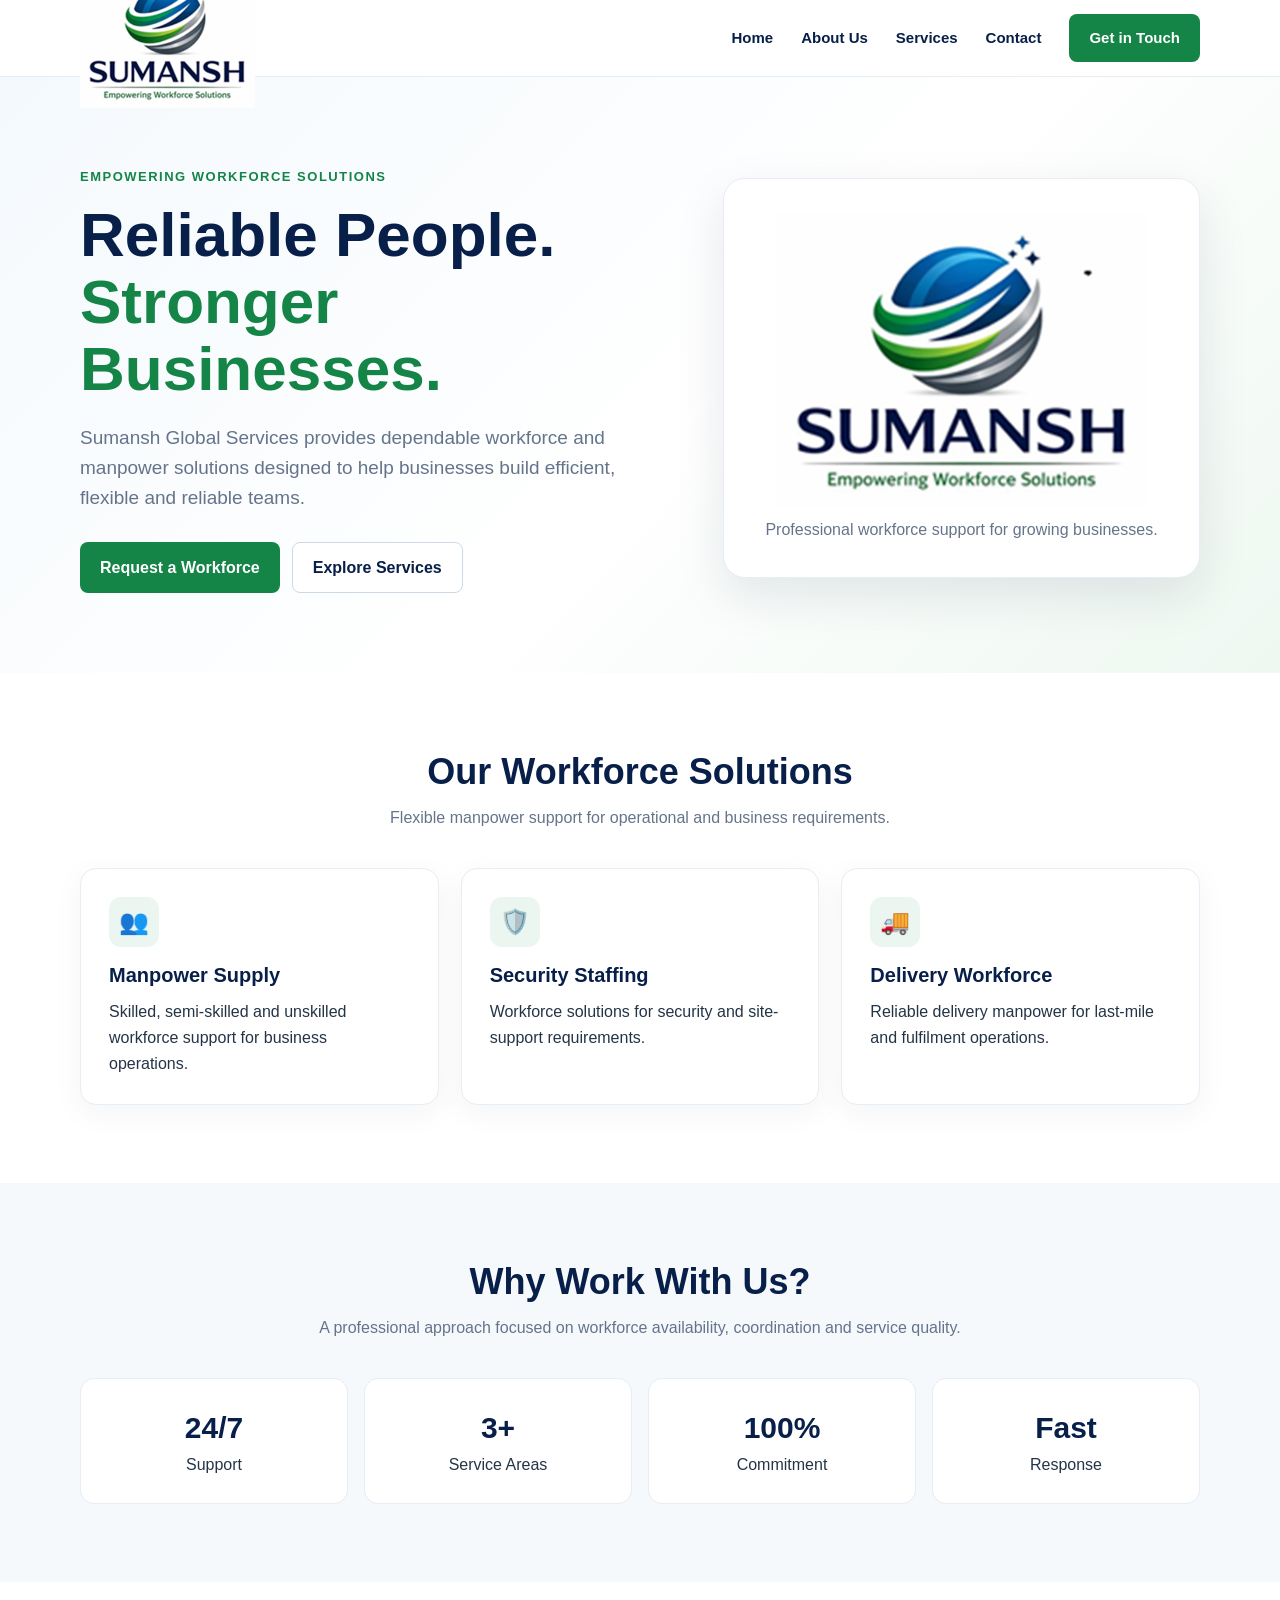
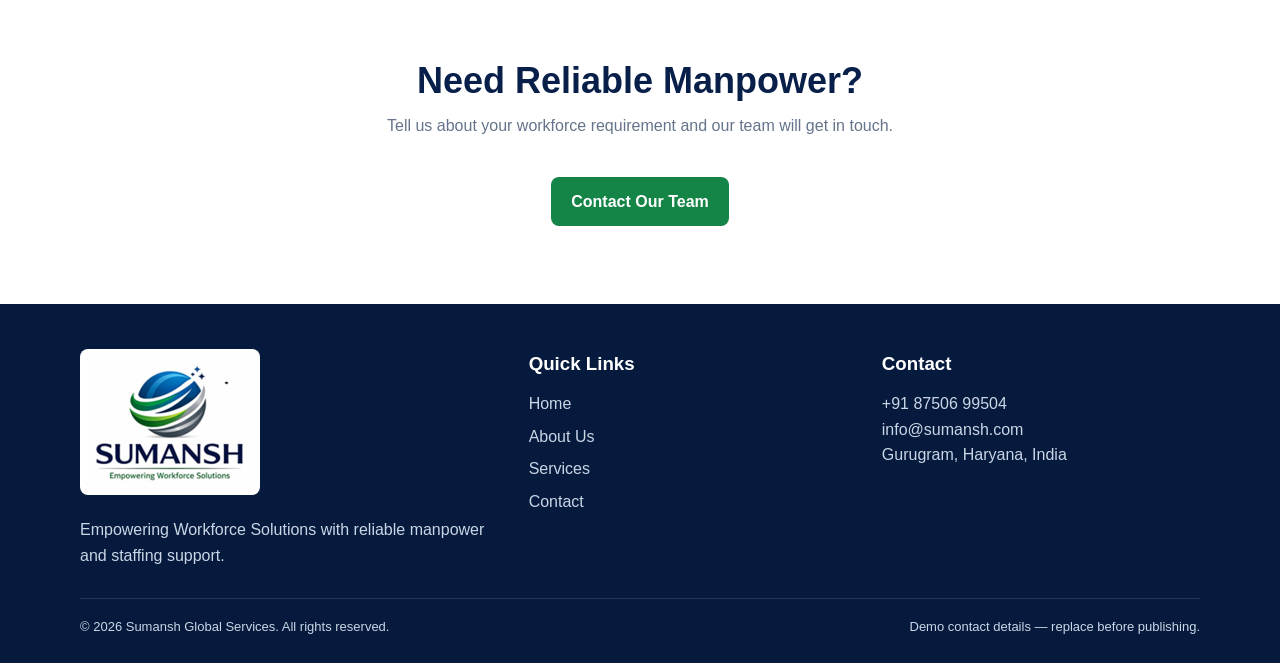
<file: index.html>
<!doctype html>
<html lang="en"><head><meta charset="utf-8"><meta name="viewport" content="width=device-width,initial-scale=1">
<title>Home | Sumansh Global Services</title><meta name="description" content="Sumansh Global Services - Empowering Workforce Solutions">
<link rel="stylesheet" href="style.css"></head><body><header>
<div class="container nav">
<a class="brand" href="index.html"><img src="logo.png" alt="SUMANSH"></a>
<button class="mobile-toggle" onclick="toggleMenu()">☰</button>
<nav>
<a href="index.html">Home</a>
<a href="about.html">About Us</a>
<a href="services.html">Services</a>
<a href="contact.html">Contact</a>
<a class="btn" href="contact.html">Get in Touch</a>
</nav>
</div>
</header>
<section class="hero"><div class="container hero-grid">
<div><div class="eyebrow">Empowering Workforce Solutions</div>
<h1>Reliable People.<br><span>Stronger Businesses.</span></h1>
<p class="lead">Sumansh Global Services provides dependable workforce and manpower solutions designed to help businesses build efficient, flexible and reliable teams.</p>
<div class="actions"><a class="btn" href="contact.html">Request a Workforce</a><a class="btn btn-outline" href="services.html">Explore Services</a></div></div>
<div class="hero-card"><img src="logo.png" alt="Sumansh Global Services "><p style="text-align:center;color:#65748b;margin-top:10px">Professional workforce support for growing businesses.</p></div>
</div></section>
<section class="section"><div class="container">
<div class="center"><h2 class="section-title">Our Workforce Solutions</h2><p class="section-subtitle">Flexible manpower support for operational and business requirements.</p></div>
<div class="cards">
<div class="card"><div class="icon">👥</div><h3>Manpower Supply</h3><p>Skilled, semi-skilled and unskilled workforce support for business operations.</p></div>
<div class="card"><div class="icon">🛡️</div><h3>Security Staffing</h3><p>Workforce solutions for security and site-support requirements.</p></div>
<div class="card"><div class="icon">🚚</div><h3>Delivery Workforce</h3><p>Reliable delivery manpower for last-mile and fulfilment operations.</p></div>
</div></div></section>
<section class="section alt"><div class="container"><div class="center"><h2 class="section-title">Why Work With Us?</h2><p class="section-subtitle">A professional approach focused on workforce availability, coordination and service quality.</p></div>
<div class="stats"><div class="stat"><strong>24/7</strong><span>Support</span></div><div class="stat"><strong>3+</strong><span>Service Areas</span></div><div class="stat"><strong>100%</strong><span>Commitment</span></div><div class="stat"><strong>Fast</strong><span>Response</span></div></div></div></section>
<section class="section"><div class="container center"><h2 class="section-title">Need Reliable Manpower?</h2><p class="section-subtitle">Tell us about your workforce requirement and our team will get in touch.</p><a class="btn" href="contact.html">Contact Our Team</a></div></section>
<footer>
<div class="container">
<div class="footer-grid">
<div><img src="logo.png" alt="Sumansh" style="width:180px;background:#fff;padding:7px;border-radius:8px"><p style="margin-top:14px">Empowering Workforce Solutions with reliable manpower and staffing support.</p></div>
<div><h3>Quick Links</h3><a href="index.html">Home</a><a href="about.html">About Us</a><a href="services.html">Services</a><a href="contact.html">Contact</a></div>
<div><h3>Contact</h3><p>+91 87506 99504</p><p>info@sumansh.com</p><p>Gurugram, Haryana, India</p></div>
</div>
<div class="copyright">© 2026 Sumansh Global Services. All rights reserved. <span style="float:right">Demo contact details — replace before publishing.</span></div>
</div>
</footer><script src="script.js"></script></body></html>
</file>
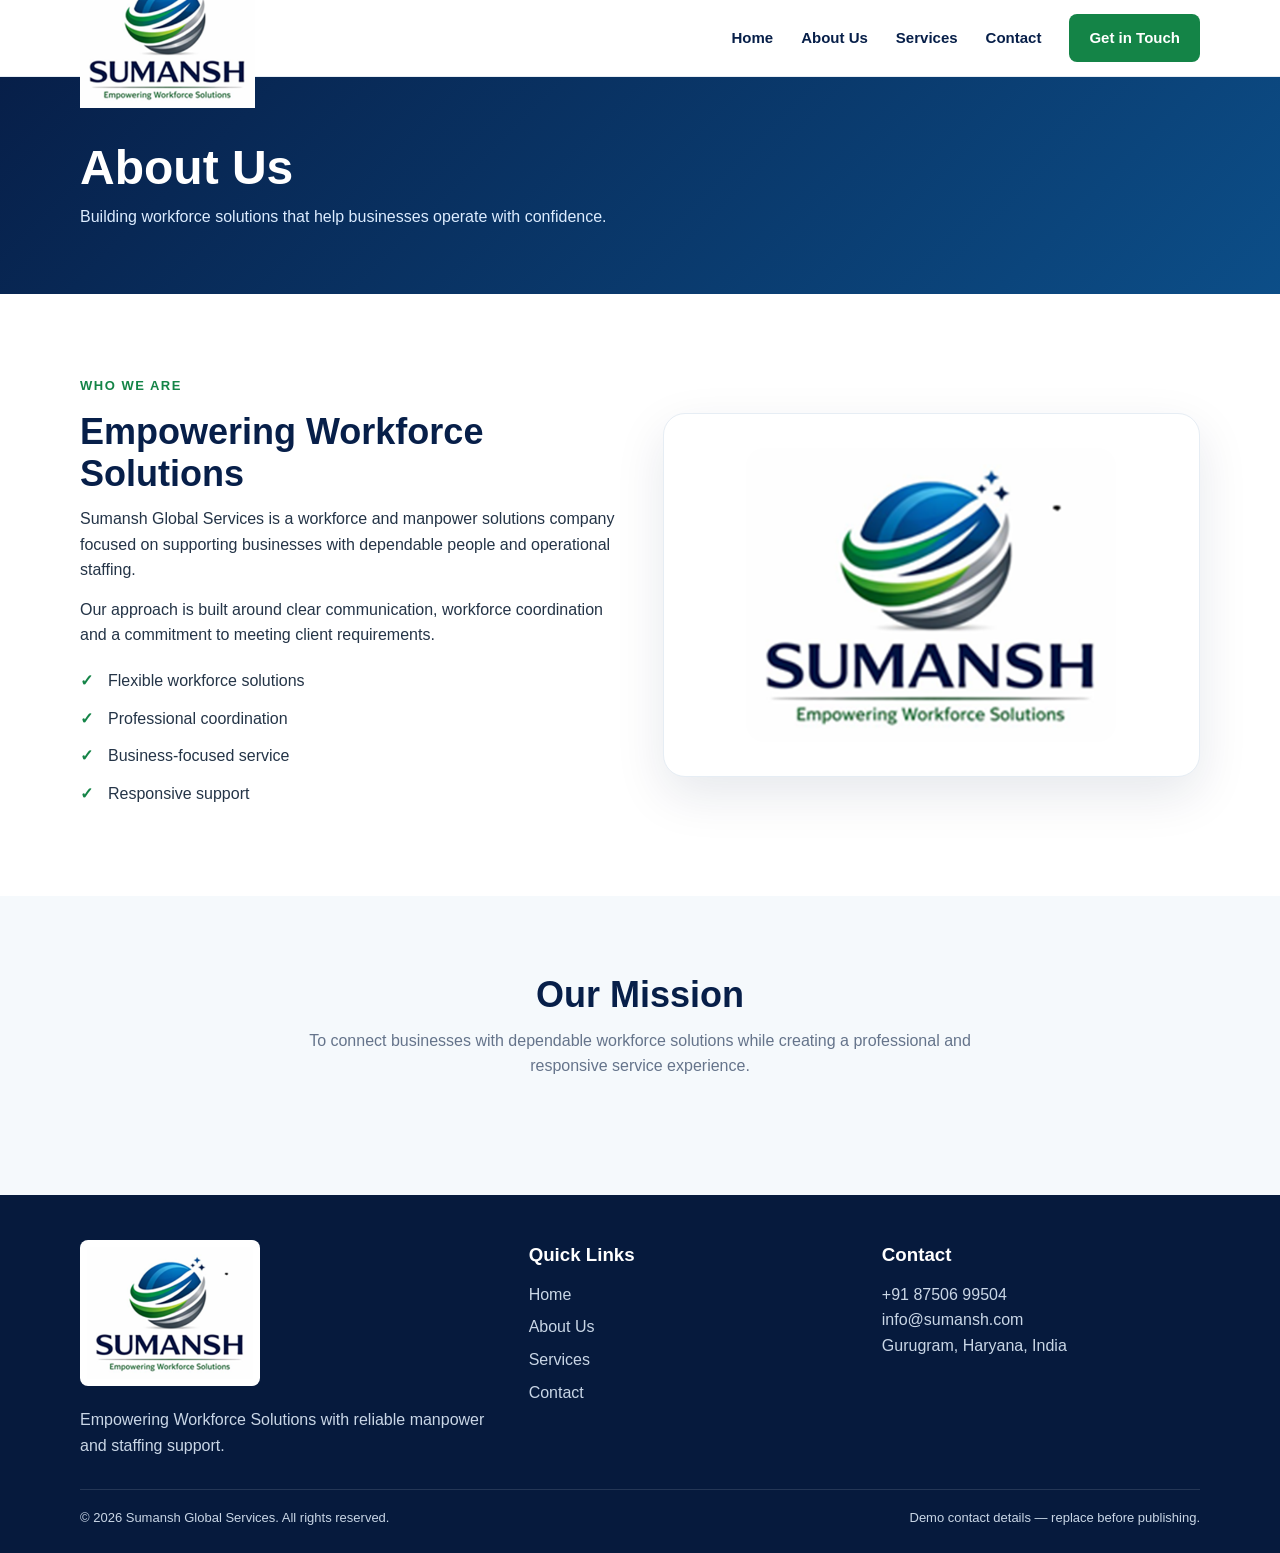
<file: about.html>
<!doctype html>
<html lang="en"><head><meta charset="utf-8"><meta name="viewport" content="width=device-width,initial-scale=1">
<title>About Us | Sumansh Global Services</title><meta name="description" content="Sumansh Global Services - Empowering Workforce Solutions">
<link rel="stylesheet" href="style.css"></head><body><header>
<div class="container nav">
<a class="brand" href="index.html"><img src="logo.png" alt="Sumansh logo"></a>
<button class="mobile-toggle" onclick="toggleMenu()">☰</button>
<nav>
<a href="index.html">Home</a>
<a href="about.html">About Us</a>
<a href="services.html">Services</a>
<a href="contact.html">Contact</a>
<a class="btn" href="contact.html">Get in Touch</a>
</nav>
</div>
</header>
<section class="page-hero"><div class="container"><h1>About Us</h1><p>Building workforce solutions that help businesses operate with confidence.</p></div></section>
<section class="section"><div class="container two-col">
<div><div class="eyebrow">Who We Are</div><h2 class="section-title">Empowering Workforce Solutions</h2>
<p>Sumansh Global Services is a workforce and manpower solutions company focused on supporting businesses with dependable people and operational staffing.</p>
<p style="margin-top:14px">Our approach is built around clear communication, workforce coordination and a commitment to meeting client requirements.</p>
<ul class="checks"><li>Flexible workforce solutions</li><li>Professional coordination</li><li>Business-focused service</li><li>Responsive support</li></ul></div>
<div class="hero-card"><img src="logo.png" alt="Sumansh Global Services"></div>
</div></section>
<section class="section alt"><div class="container"><div class="center"><h2 class="section-title">Our Mission</h2><p class="section-subtitle">To connect businesses with dependable workforce solutions while creating a professional and responsive service experience.</p></div></div></section>
<footer>
<div class="container">
<div class="footer-grid">
<div><img src="logo.png" alt="Sumansh" style="width:180px;background:#fff;padding:7px;border-radius:8px"><p style="margin-top:14px">Empowering Workforce Solutions with reliable manpower and staffing support.</p></div>
<div><h3>Quick Links</h3><a href="index.html">Home</a><a href="about.html">About Us</a><a href="services.html">Services</a><a href="contact.html">Contact</a></div>
<div><h3>Contact</h3><p>+91 87506 99504</p><p>info@sumansh.com</p><p>Gurugram, Haryana, India</p></div>
</div>
<div class="copyright">© 2026 Sumansh Global Services. All rights reserved. <span style="float:right">Demo contact details — replace before publishing.</span></div>
</div>
</footer><script src="script.js"></script></body></html>
</file>
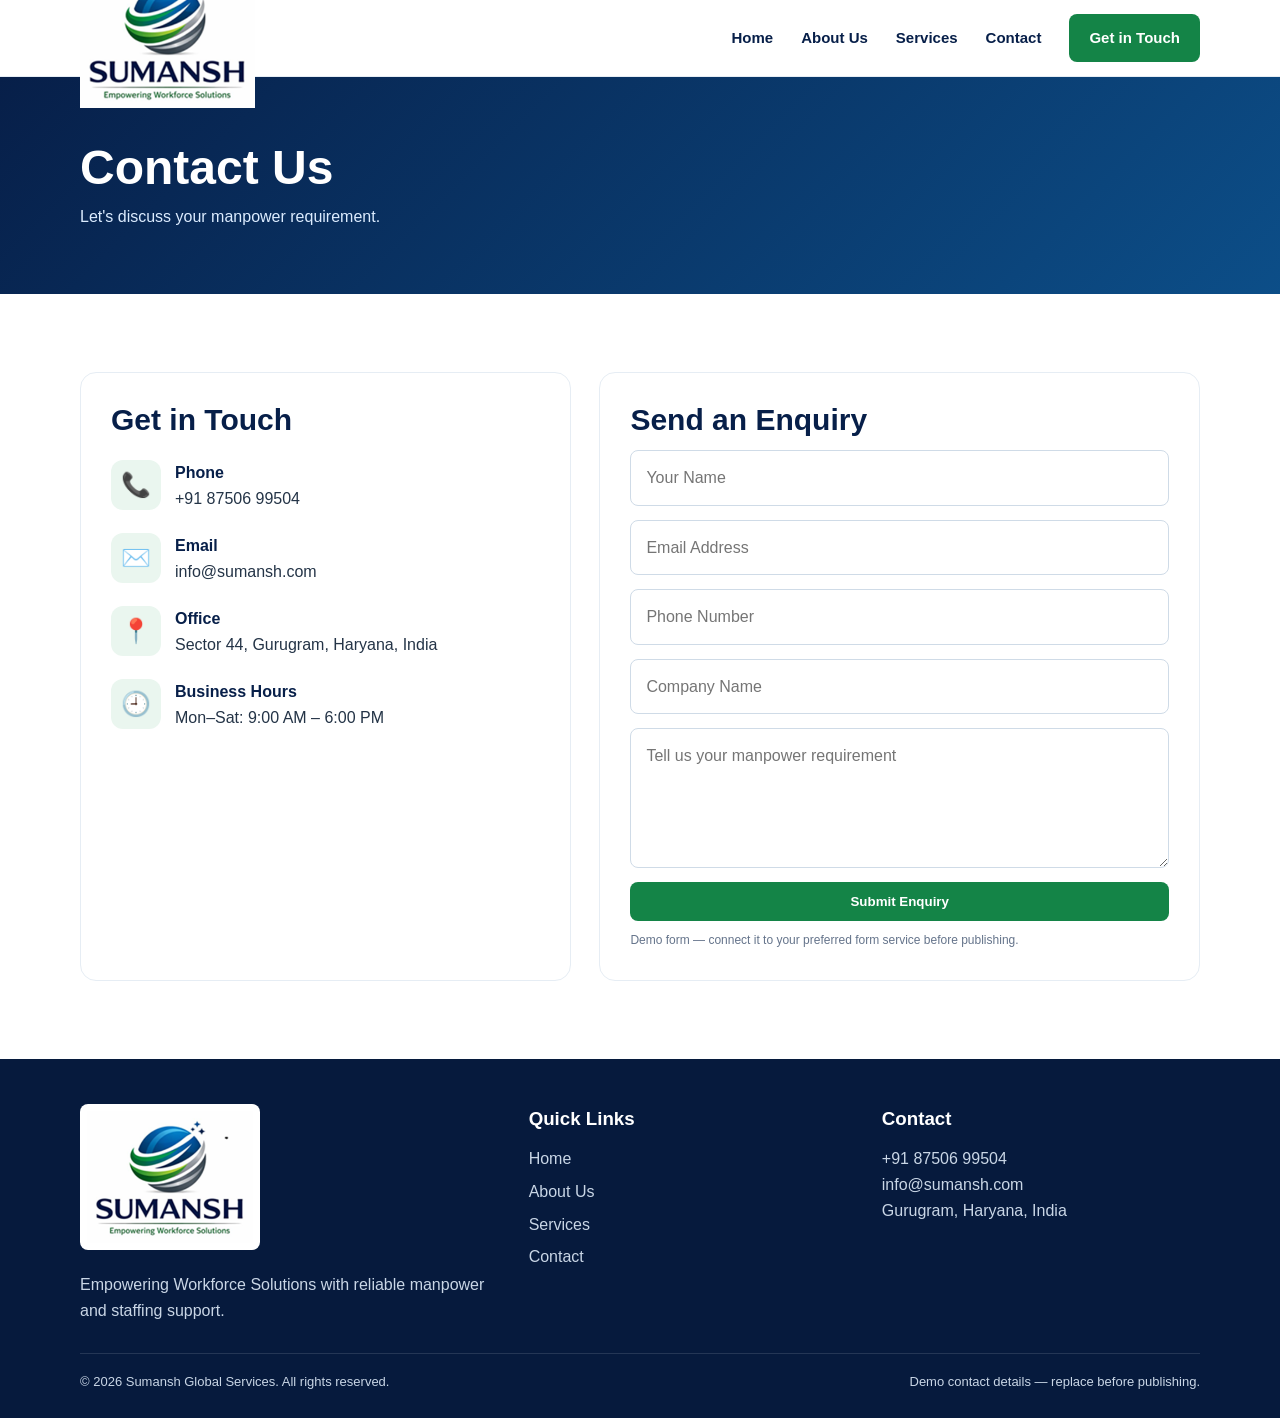
<file: contact.html>
<!doctype html>
<html lang="en"><head><meta charset="utf-8"><meta name="viewport" content="width=device-width,initial-scale=1">
<title>Contact Us | Sumansh Global Services</title><meta name="description" content="Sumansh Global Services - Empowering Workforce Solutions">
<link rel="stylesheet" href="style.css"></head><body><header>
<div class="container nav">
<a class="brand" href="index.html"><img src="logo.png" alt="SUMANSH"></a>
<button class="mobile-toggle" onclick="toggleMenu()">☰</button>
<nav>
<a href="index.html">Home</a>
<a href="about.html">About Us</a>
<a href="services.html">Services</a>
<a href="contact.html">Contact</a>
<a class="btn" href="contact.html">Get in Touch</a>
</nav>
</div>
</header>
<section class="page-hero"><div class="container"><h1>Contact Us</h1><p>Let's discuss your manpower requirement.</p></div></section>
<section class="section"><div class="container contact-grid">
<div class="contact-box"><h2 class="section-title" style="font-size:30px">Get in Touch</h2>
<div class="contact-item"><div class="icon">📞</div><div><b>Phone</b><span>+91 87506 99504</span></div></div>
<div class="contact-item"><div class="icon">✉️</div><div><b>Email</b><span>info@sumansh.com</span></div></div>
<div class="contact-item"><div class="icon">📍</div><div><b>Office</b><span>Sector 44, Gurugram, Haryana, India</span></div></div>
<div class="contact-item"><div class="icon">🕘</div><div><b>Business Hours</b><span>Mon–Sat: 9:00 AM – 6:00 PM</span></div></div>
</div>
<div class="contact-box"><h2 class="section-title" style="font-size:30px">Send an Enquiry</h2>
<form onsubmit="event.preventDefault(); alert('Thank you! This demo form is ready to connect to your email/form service.');">
<input required placeholder="Your Name"><input type="email" required placeholder="Email Address"><input placeholder="Phone Number"><input placeholder="Company Name"><textarea required placeholder="Tell us your manpower requirement"></textarea><button class="btn" type="submit">Submit Enquiry</button>
</form><p style="font-size:12px;color:#65748b;margin-top:10px">Demo form — connect it to your preferred form service before publishing.</p>
</div></div></section>
<footer>
<div class="container">
<div class="footer-grid">
<div><img src="logo.png" alt="Sumansh" style="width:180px;background:#fff;padding:7px;border-radius:8px"><p style="margin-top:14px">Empowering Workforce Solutions with reliable manpower and staffing support.</p></div>
<div><h3>Quick Links</h3><a href="index.html">Home</a><a href="about.html">About Us</a><a href="services.html">Services</a><a href="contact.html">Contact</a></div>
<div><h3>Contact</h3><p>+91 87506 99504</p><p>info@sumansh.com</p><p>Gurugram, Haryana, India</p></div>
</div>
<div class="copyright">© 2026 Sumansh Global Services. All rights reserved. <span style="float:right">Demo contact details — replace before publishing.</span></div>
</div>
</footer><script src="script.js"></script></body></html>
</file>
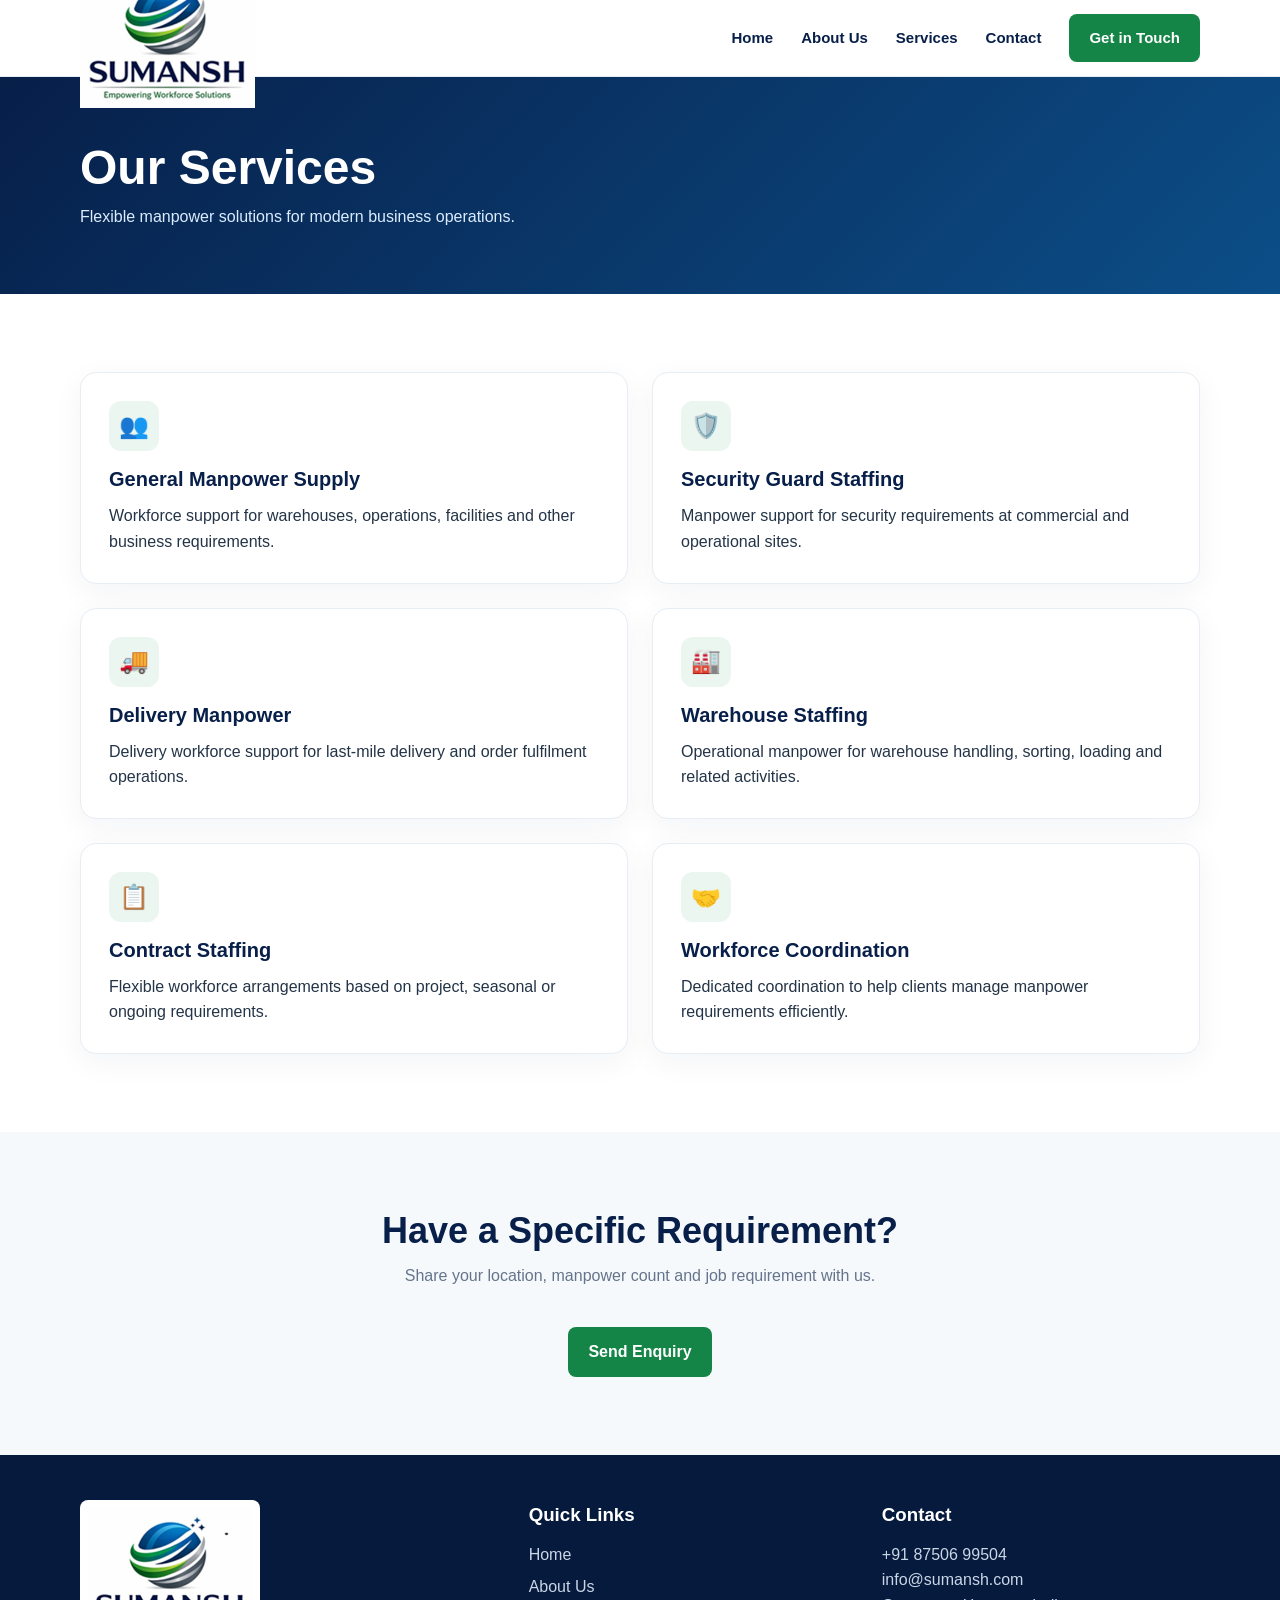
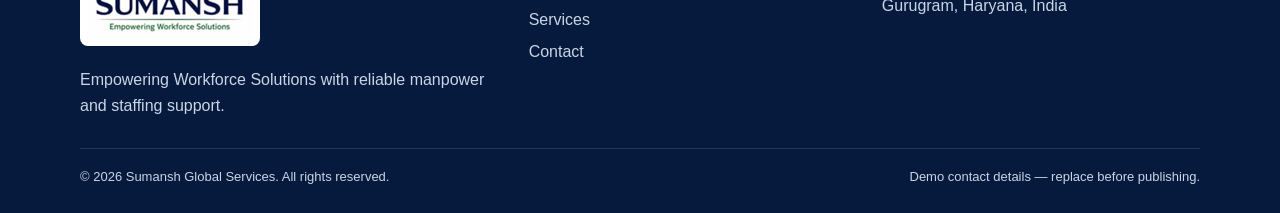
<file: services.html>
<!doctype html>
<html lang="en"><head><meta charset="utf-8"><meta name="viewport" content="width=device-width,initial-scale=1">
<title>Services | Sumansh Global Services</title><meta name="description" content="Sumansh Global Services - Empowering Workforce Solutions">
<link rel="stylesheet" href="style.css"></head><body><header>
<div class="container nav">
<a class="brand" href="index.html"><img src="logo.png" alt="Sumansh"></a>
<button class="mobile-toggle" onclick="toggleMenu()">☰</button>
<nav>
<a href="index.html">Home</a>
<a href="about.html">About Us</a>
<a href="services.html">Services</a>
<a href="contact.html">Contact</a>
<a class="btn" href="contact.html">Get in Touch</a>
</nav>
</div>
</header>
<section class="page-hero"><div class="container"><h1>Our Services</h1><p>Flexible manpower solutions for modern business operations.</p></div></section>
<section class="section"><div class="container"><div class="service-grid">
<div class="card"><div class="icon">👥</div><h3>General Manpower Supply</h3><p>Workforce support for warehouses, operations, facilities and other business requirements.</p></div>
<div class="card"><div class="icon">🛡️</div><h3>Security Guard Staffing</h3><p>Manpower support for security requirements at commercial and operational sites.</p></div>
<div class="card"><div class="icon">🚚</div><h3>Delivery Manpower</h3><p>Delivery workforce support for last-mile delivery and order fulfilment operations.</p></div>
<div class="card"><div class="icon">🏭</div><h3>Warehouse Staffing</h3><p>Operational manpower for warehouse handling, sorting, loading and related activities.</p></div>
<div class="card"><div class="icon">📋</div><h3>Contract Staffing</h3><p>Flexible workforce arrangements based on project, seasonal or ongoing requirements.</p></div>
<div class="card"><div class="icon">🤝</div><h3>Workforce Coordination</h3><p>Dedicated coordination to help clients manage manpower requirements efficiently.</p></div>
</div></div></section>
<section class="section alt"><div class="container center"><h2 class="section-title">Have a Specific Requirement?</h2><p class="section-subtitle">Share your location, manpower count and job requirement with us.</p><a class="btn" href="contact.html">Send Enquiry</a></div></section>
<footer>
<div class="container">
<div class="footer-grid">
<div><img src="logo.png" alt="Sumansh" style="width:180px;background:#fff;padding:7px;border-radius:8px"><p style="margin-top:14px">Empowering Workforce Solutions with reliable manpower and staffing support.</p></div>
<div><h3>Quick Links</h3><a href="index.html">Home</a><a href="about.html">About Us</a><a href="services.html">Services</a><a href="contact.html">Contact</a></div>
<div><h3>Contact</h3><p>+91 87506 99504</p><p>info@sumansh.com</p><p>Gurugram, Haryana, India</p></div>
</div>
<div class="copyright">© 2026 Sumansh Global Services. All rights reserved. <span style="float:right">Demo contact details — replace before publishing.</span></div>
</div>
</footer><script src="script.js"></script></body></html>
</file>
<file: style.css>
:root{
  --navy:#071f49; --blue:#0877c9; --green:#148447; --light:#f5f9fc;
  --text:#243447; --muted:#65748b; --white:#fff; --line:#e6edf4;
}
*{box-sizing:border-box;margin:0;padding:0}
html{scroll-behavior:smooth}
body{font-family:Inter,Segoe UI,Arial,sans-serif;color:var(--text);background:#fff;line-height:1.6}
a{text-decoration:none;color:inherit}
.container{width:min(1120px,92%);margin:auto}
header{position:sticky;top:0;z-index:20;background:rgba(255,255,255,.96);backdrop-filter:blur(10px);border-bottom:1px solid var(--line)}
.nav{height:76px;display:flex;align-items:center;justify-content:space-between}
.brand img{width:175px;display:block}
nav{display:flex;gap:28px;align-items:center}
nav a{font-weight:600;color:var(--navy);font-size:15px}
nav a:hover,nav a.active{color:var(--green)}
.btn{display:inline-flex;align-items:center;justify-content:center;padding:12px 20px;border-radius:8px;background:var(--green);color:white;font-weight:700;border:0;cursor:pointer}
.btn:hover{filter:brightness(.94)}
.btn-outline{background:white;color:var(--navy);border:1px solid #cdd9e5}
.hero{background:linear-gradient(135deg,#f4f9fd 0%,#fff 55%,#eef8f1 100%);padding:86px 0 80px}
.hero-grid{display:grid;grid-template-columns:1.1fr .9fr;gap:60px;align-items:center}
.eyebrow{display:inline-block;color:var(--green);font-weight:800;letter-spacing:1.5px;text-transform:uppercase;font-size:13px;margin-bottom:14px}
h1{font-size:clamp(38px,5vw,62px);line-height:1.08;color:var(--navy);margin-bottom:20px}
h1 span{color:var(--green)}
.lead{font-size:19px;color:var(--muted);max-width:650px;margin-bottom:28px}
.actions{display:flex;gap:12px;flex-wrap:wrap}
.hero-card{background:#fff;border-radius:22px;padding:34px;box-shadow:0 18px 50px rgba(7,31,73,.10);border:1px solid var(--line)}
.hero-card img{width:100%;max-width:370px;display:block;margin:auto}
.section{padding:78px 0}
.section.alt{background:var(--light)}
.center{text-align:center}
.section-title{font-size:36px;line-height:1.15;color:var(--navy);margin-bottom:12px}
.section-subtitle{color:var(--muted);max-width:700px;margin:0 auto 38px}
.cards{display:grid;grid-template-columns:repeat(3,1fr);gap:22px}
.card{padding:28px;background:#fff;border:1px solid var(--line);border-radius:16px;box-shadow:0 8px 30px rgba(7,31,73,.05)}
.card h3{color:var(--navy);margin:12px 0 8px;font-size:20px}
.icon{width:50px;height:50px;border-radius:12px;background:#eaf6ef;color:var(--green);display:grid;place-items:center;font-size:24px}
.stats{display:grid;grid-template-columns:repeat(4,1fr);gap:16px}
.stat{padding:25px;text-align:center;border:1px solid var(--line);border-radius:14px;background:#fff}
.stat strong{display:block;color:var(--navy);font-size:30px}
.page-hero{padding:65px 0;background:linear-gradient(135deg,#071f49,#0c4e88);color:#fff}
.page-hero h1{color:#fff;font-size:48px;margin-bottom:10px}
.page-hero p{color:#dcecff;max-width:720px}
.two-col{display:grid;grid-template-columns:1fr 1fr;gap:45px;align-items:center}
.two-col img{width:100%;border-radius:20px}
.checks{list-style:none;margin-top:20px}
.checks li{margin:12px 0;padding-left:28px;position:relative}
.checks li:before{content:"✓";position:absolute;left:0;color:var(--green);font-weight:900}
.service-grid{display:grid;grid-template-columns:repeat(2,1fr);gap:24px}
.contact-grid{display:grid;grid-template-columns:.9fr 1.1fr;gap:28px}
.contact-box{padding:30px;border:1px solid var(--line);border-radius:16px}
.contact-item{display:flex;gap:14px;margin:22px 0}
.contact-item b{display:block;color:var(--navy)}
form{display:grid;gap:14px}
input,textarea{width:100%;padding:14px 15px;border:1px solid #cfdbe7;border-radius:8px;font:inherit;outline:none}
input:focus,textarea:focus{border-color:var(--blue);box-shadow:0 0 0 3px rgba(8,119,201,.1)}
textarea{min-height:140px;resize:vertical}
footer{background:#061a3d;color:#c9d6e6;padding:45px 0 25px}
.footer-grid{display:grid;grid-template-columns:1.3fr 1fr 1fr;gap:35px}
footer h3{color:#fff;margin-bottom:12px}
footer a{display:block;margin:7px 0;color:#c9d6e6}
.copyright{border-top:1px solid rgba(255,255,255,.12);margin-top:30px;padding-top:18px;font-size:13px}
.mobile-toggle{display:none;background:none;border:0;font-size:28px;color:var(--navy)}
@media(max-width:800px){
 nav{display:none;position:absolute;top:76px;left:0;right:0;background:#fff;padding:18px 5%;border-bottom:1px solid var(--line);flex-direction:column;align-items:flex-start}
 nav.open{display:flex}.mobile-toggle{display:block}
 .hero{padding:55px 0}.hero-grid,.two-col,.contact-grid{grid-template-columns:1fr}
 .cards,.stats{grid-template-columns:1fr 1fr}.service-grid{grid-template-columns:1fr}
 .footer-grid{grid-template-columns:1fr}.page-hero h1{font-size:38px}
}
@media(max-width:480px){.cards,.stats{grid-template-columns:1fr}.brand img{width:145px}}
</file>
